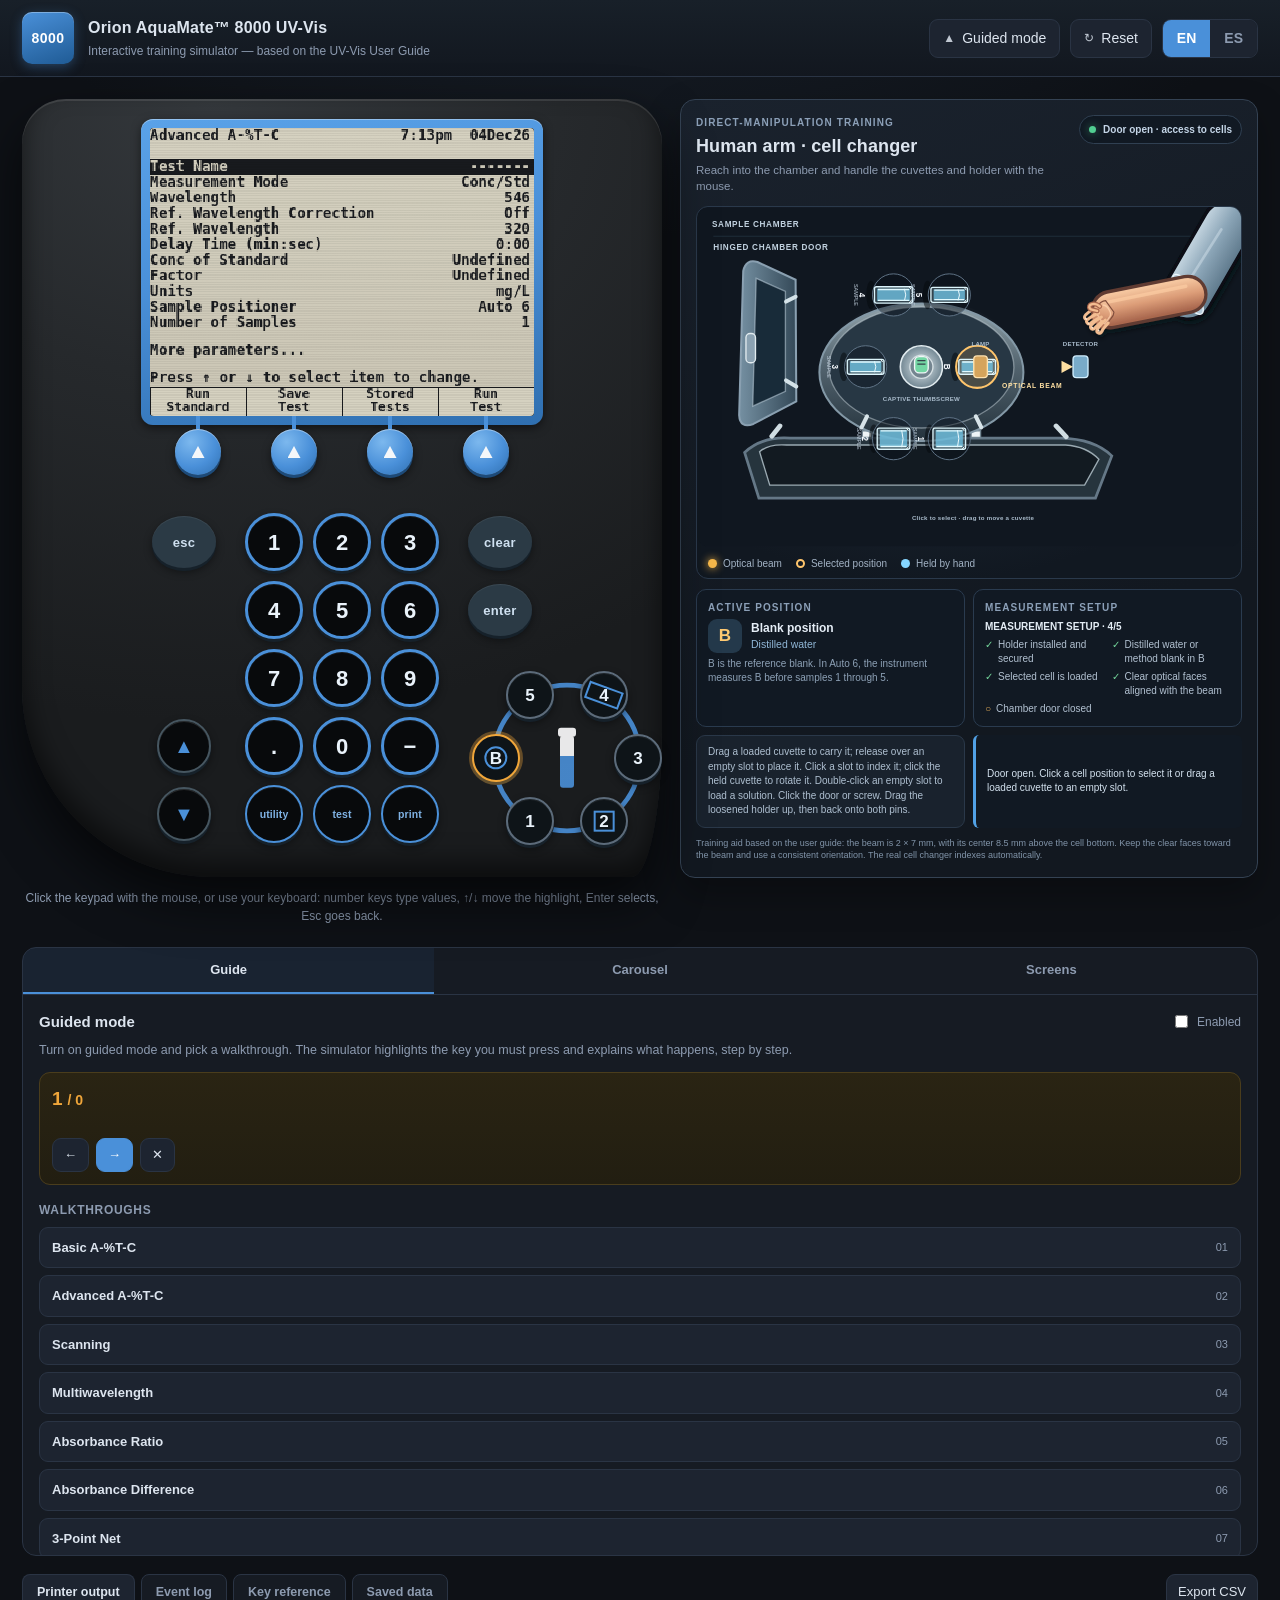
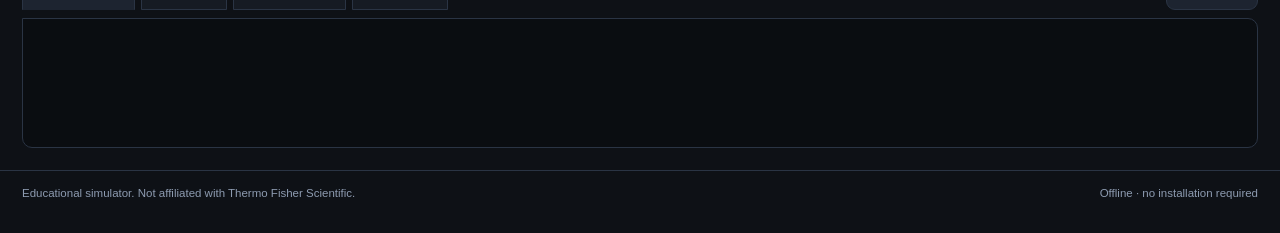
<file: index.html>
<!DOCTYPE html>
<html lang="en">
<head>
<meta charset="utf-8">
<meta name="viewport" content="width=device-width, initial-scale=1">
<title>Orion AquaMate 8000 UV-Vis — Interactive Training Simulator</title>
<link rel="stylesheet" href="style.css">
</head>
<body>

<header class="topbar">
  <div class="brand">
    <div class="brand-mark">8000</div>
    <div class="brand-text">
      <h1>Orion AquaMate&trade; 8000 UV-Vis</h1>
      <p id="brandSub">Interactive training simulator &mdash; based on the UV-Vis User Guide</p>
    </div>
  </div>
  <div class="topbar-tools">
    <button id="btnTutorial" class="tool-btn" aria-pressed="false">
      <span class="tool-ico">&#9650;</span><span id="btnTutorialTxt">Guided mode</span>
    </button>
    <button id="btnReset" class="tool-btn"><span class="tool-ico">&#8635;</span><span id="btnResetTxt">Reset</span></button>
    <div class="langswitch" role="group" aria-label="Language">
      <button class="lang-btn active" data-lang="en">EN</button>
      <button class="lang-btn" data-lang="es">ES</button>
    </div>
  </div>
</header>

<main class="stage">

  <!-- ============ INSTRUMENT ============ -->
  <section class="instrument-wrap">
    <div class="instrument" id="instrument">

      <div class="bezel">
        <div class="lcd-frame">
          <canvas id="lcd" width="320" height="240"></canvas>
          <div class="lcd-tutor" id="tutorBubble" hidden></div>
        </div>
      </div>

      <div class="fkeys">
        <button class="fkey" data-key="f1"><span class="ftick"></span></button>
        <button class="fkey" data-key="f2"><span class="ftick"></span></button>
        <button class="fkey" data-key="f3"><span class="ftick"></span></button>
        <button class="fkey" data-key="f4"><span class="ftick"></span></button>
      </div>

      <div class="body">

      <div class="keypad">
        <button class="pill keypad-esc" data-key="esc">esc</button>
        <button class="pill keypad-clear" data-key="clear">clear</button>
        <button class="pill keypad-enter" data-key="enter">enter</button>
        <button class="arrowkey keypad-up" data-key="up" aria-label="Up">&#9650;</button>
        <button class="arrowkey keypad-down" data-key="down" aria-label="Down">&#9660;</button>

        <div class="col-num">
          <button class="key" data-key="1">1</button>
          <button class="key" data-key="2">2</button>
          <button class="key" data-key="3">3</button>
          <button class="key" data-key="4">4</button>
          <button class="key" data-key="5">5</button>
          <button class="key" data-key="6">6</button>
          <button class="key" data-key="7">7</button>
          <button class="key" data-key="8">8</button>
          <button class="key" data-key="9">9</button>
          <button class="key" data-key="dot">.</button>
          <button class="key" data-key="0">0</button>
          <button class="key" data-key="minus">&minus;</button>
        </div>

        <button class="utilitykey keypad-utility" data-key="utility">utility</button>
        <button class="utilitykey keypad-test" data-key="test">test</button>
        <button class="utilitykey keypad-print" data-key="print">print</button>
      </div>

      <!-- cell positioner: 6-position ring -->
      <div class="turret" id="turret">
        <svg class="turret-ring" viewBox="0 0 240 240" aria-hidden="true">
          <circle cx="120" cy="120" r="92" fill="none" stroke="#4a90d9" stroke-width="6"
                  stroke-linecap="round" opacity=".9"/>
        </svg>
        <div class="tube-icon" aria-hidden="true">
          <span class="tube-cap"></span><span class="tube-body"></span>
        </div>
        <button class="cellbtn cell-b"  data-cell="B" title="Blank position">B</button>
        <button class="cellbtn cell-1"  data-cell="1" title="Sample position 1">1</button>
        <button class="cellbtn cell-2"  data-cell="2" title="Sample position 2 (square cuvette)"><i class="cuvette sq"></i>2</button>
        <button class="cellbtn cell-3"  data-cell="3" title="Sample position 3">3</button>
        <button class="cellbtn cell-4"  data-cell="4" title="Sample position 4 (long-path cuvette)"><i class="cuvette lg"></i>4</button>
        <button class="cellbtn cell-5"  data-cell="5" title="Sample position 5">5</button>
      </div>

      </div><!-- /.body -->

    </div>

    <p class="kbd-hint" id="kbdHint"></p>
  </section>

  <!-- ============ INTERACTIVE CELL-CHANGER LAB ============ -->
  <section class="carousel-lab" id="carouselLab" aria-labelledby="labTitle">
    <header class="lab-header">
      <div>
        <div class="lab-kicker" id="labKicker">HANDS-ON TRAINING</div>
        <h2 id="labTitle">Cell changer workshop</h2>
        <p id="labIntro">Reach into the chamber and handle the cuvettes and holder with the mouse.</p>
      </div>
      <div class="lab-live" id="labLive"><span class="lab-live-dot"></span><span id="labLiveText">Door open · access to cells</span></div>
    </header>

    <div class="lab-viewport">
      <svg id="labSvg" viewBox="0 0 800 500" role="application" aria-label="Interactive sample chamber with a human arm and six-position cell holder"></svg>
      <div class="lab-legend">
        <span><i class="legend-beam"></i><span id="labLegendBeam">Optical beam</span></span>
        <span><i class="legend-selected"></i><span id="labLegendSelected">Selected position</span></span>
        <span><i class="legend-held"></i><span id="labLegendHeld">Held by hand</span></span>
      </div>
    </div>

    <div class="lab-console">
      <div class="lab-selected-card">
        <div class="lab-card-kicker" id="labSelectedKicker">ACTIVE POSITION</div>
        <div class="lab-selected-main"><strong id="labSelectedCell">B</strong><div><b id="labSelectedName">Blank position</b><span id="labSelectedContents">Distilled water</span></div></div>
        <div class="lab-beam-note" id="labBeamNote">The selected cuvette indexes into the optical path.</div>
      </div>
      <div class="lab-ready-card">
        <div class="lab-card-kicker" id="labReadyHeading">MEASUREMENT SETUP</div>
        <div class="lab-ready" id="labReady"></div>
      </div>
      <div class="lab-mouse-help" id="labMouseHelp"></div>
      <div class="lab-feedback" id="labFeedback" aria-live="polite"></div>
    </div>

    <div class="lab-footnote" id="labFootnote">Training model: the real cell changer indexes the selected cuvette automatically; the arm is a learning aid.</div>
  </section>

</main>

<!-- ============ GUIDE / CAROUSEL / SCREEN REFERENCE ============ -->
<section class="sidebar" aria-label="Training guide and reference panels">

    <nav class="tabs" role="tablist">
      <button class="tab active" data-tab="guide"  id="tabGuide">Guide</button>
      <button class="tab" data-tab="car"    id="tabCar">Carousel</button>
      <button class="tab" data-tab="screen" id="tabScreen">Screens</button>
    </nav>

    <!-- Guide / tutorial -->
    <div class="panel active" data-panel="guide">
      <div class="panel-head">
        <h2 id="guideTitle">Guided mode</h2>
        <label class="mini-toggle"><input type="checkbox" id="tutorToggle"> <span id="guideToggleTxt">Enabled</span></label>
      </div>
      <p class="muted" id="guideIntro"></p>
      <div id="tutorStep" class="tutor-step" hidden>
        <div class="tutor-idx"><span id="tutorPos">1</span><span id="tutorOf">/ 0</span></div>
        <div class="tutor-body">
          <div class="tutor-text" id="tutorText"></div>
          <div class="tutor-where" id="tutorWhere"></div>
        </div>
        <div class="tutor-nav">
          <button class="tool-btn sm" id="tutorPrev">&#8592;</button>
          <button class="tool-btn sm go" id="tutorNext">&#8594;</button>
          <button class="tool-btn sm" id="tutorExit">&#10005;</button>
        </div>
      </div>
      <div class="mode-list-head" id="modeListHead">Walkthroughs</div>
      <div class="mode-list" id="modeList"></div>
    </div>

    <!-- Sample carousel -->
    <div class="panel" data-panel="car">
      <div class="panel-head"><h2 id="carTitle">Sample carousel</h2></div>
      <p class="muted" id="carIntro"></p>
      <div class="carousel" id="carousel"></div>

      <div class="picker" id="picker" hidden>
        <div class="picker-head"><span id="pickerTitle"></span><button class="x" id="pickerClose">&times;</button></div>
        <label class="field">
          <span id="lblMethod">Method / solution</span>
          <select id="selMethod"></select>
        </label>
        <label class="field">
          <span id="lblConc">Concentration</span>
          <input type="range" id="rngConc" min="0" max="100" value="50">
          <output id="outConc"></output>
        </label>
        <button class="primary" id="btnFillCell" data-i18n="placeInCell">Place in cell</button>
      </div>
    </div>

    <!-- Screen reference -->
    <div class="panel" data-panel="screen">
      <div class="panel-head"><h2 id="refTitle">Screen reference</h2></div>
      <p class="muted" id="refIntro"></p>
      <div id="screenList" class="screen-list"></div>
    </div>

  </section>

<!-- ============ OUTPUT / PRINT PANEL ============ -->
<section class="outbar">
  <div class="out-tabs">
    <button class="out-tab active" data-out="print" id="otPrint">Printer output</button>
    <button class="out-tab" data-out="log"   id="otLog">Event log</button>
    <button class="out-tab" data-out="help"  id="otHelp">Key reference</button>
    <button class="out-tab" data-out="data" id="otData">Saved data</button>
    <button class="tool-btn sm" id="btnExportData" type="button">Export CSV</button>
  </div>
  <pre class="outbox" id="outbox"></pre>
</section>

<footer class="foot">
  <span>Educational simulator. Not affiliated with Thermo Fisher Scientific.</span>
  <span id="footNote"></span>
</footer>

<script src="js/i18n.js"></script>
<script src="js/data.js"></script>
<script src="js/lcd.js"></script>
<script src="js/engine.js"></script>
<script src="js/screens.js"></script>
<script src="js/screens2.js"></script>
<script src="js/tutorial.js"></script>
<script src="js/carousel-lab.js"></script>
<script src="js/app.js"></script>
</body>
</html>
</file>
<file: style.css>
/* =====================================================================
   Orion AquaMate 8000 — Interactive Training Simulator
   ===================================================================== */
:root{
  --panel:#26292c;
  --panel-hi:#34383c;
  --panel-lo:#1a1c1e;
  --bezel:#4a90d9;
  --bezel-dk:#2f6fb0;
  --key:#2b3a45;
  --key-ring:#4a90d9;
  --ink:#e7ecf2;
  --lcd-bg:#c9c6b4;
  --lcd-bg2:#d6d3c2;
  --lcd-ink:#15171a;
  --ui-bg:#0e1116;
  --ui-panel:#161b23;
  --ui-panel2:#1d2430;
  --ui-line:#2a3444;
  --ui-txt:#dde5ef;
  --ui-mut:#8d9bb0;
  --acc:#4a90d9;
  --acc2:#f0a63a;
  --ok:#3ec07a;
  --bad:#e2584d;
  --scale:1.2;
}

*{box-sizing:border-box}
html,body{margin:0;padding:0}
body{
  background:
    radial-gradient(1200px 700px at 50% -10%, #1b2430 0%, transparent 60%),
    var(--ui-bg);
  color:var(--ui-txt);
  font:14px/1.5 "Segoe UI",Roboto,Helvetica,Arial,sans-serif;
  min-height:100vh;
  -webkit-font-smoothing:antialiased;
}
button{font:inherit;color:inherit;cursor:pointer}
h1,h2,h3{margin:0;font-weight:600}

/* ---------------- top bar ---------------- */
.topbar{
  display:flex;align-items:center;justify-content:space-between;gap:16px;
  padding:12px 22px;border-bottom:1px solid var(--ui-line);
  background:linear-gradient(180deg,#182029,#12171f);
  flex-wrap:wrap;
}
.brand{display:flex;align-items:center;gap:14px}
.brand-mark{
  width:52px;height:52px;border-radius:10px;flex:0 0 auto;
  background:linear-gradient(160deg,var(--acc),#1f5b95);
  color:#fff;display:grid;place-items:center;font-weight:700;letter-spacing:.5px;
  box-shadow:0 3px 12px rgba(74,144,217,.35), inset 0 1px 0 rgba(255,255,255,.3);
}
.brand-text h1{font-size:16px;letter-spacing:.2px}
.brand-text p{margin:2px 0 0;font-size:12px;color:var(--ui-mut)}
.topbar-tools{display:flex;align-items:center;gap:10px}
.tool-btn{
  display:inline-flex;align-items:center;gap:7px;
  background:var(--ui-panel2);border:1px solid var(--ui-line);color:var(--ui-txt);
  padding:8px 13px;border-radius:9px;transition:.15s;
}
.tool-btn:hover{border-color:var(--acc);background:#222c3a}
.tool-btn[aria-pressed="true"]{background:var(--acc);border-color:var(--acc);color:#fff}
.tool-btn.sm{padding:6px 11px;font-size:13px}
.tool-btn.go{background:var(--acc);border-color:var(--acc);color:#fff}
.tool-ico{opacity:.85;font-size:12px}
.langswitch{display:flex;border:1px solid var(--ui-line);border-radius:9px;overflow:hidden}
.lang-btn{background:var(--ui-panel2);border:0;padding:8px 14px;color:var(--ui-mut);font-weight:600}
.lang-btn.active{background:var(--acc);color:#fff}

/* ---------------- stage ---------------- */
.stage{
  display:grid;grid-template-columns:minmax(0,640px) minmax(0,1fr);gap:18px;
  padding:22px;align-items:start;max-width:1500px;margin:0 auto;
}

/* ---------------- instrument ---------------- */
.instrument-wrap{display:flex;flex-direction:column;align-items:flex-start;gap:12px}

.instrument{
  position:relative;
  width:max(calc(320px * var(--scale) + 96px), 640px);
  padding:22px 26px 28px;
  background:
    radial-gradient(120% 80% at 30% 0%, var(--panel-hi) 0%, var(--panel) 45%, var(--panel-lo) 100%);
  border-radius:44px 44px 30px 190px / 44px 44px 150px 190px;
  box-shadow:
    inset 0 2px 0 rgba(255,255,255,.10),
    inset 0 -14px 26px rgba(0,0,0,.55),
    0 24px 50px rgba(0,0,0,.6);
  user-select:none;
}

/* LCD */
.bezel{
  width:calc(320px * var(--scale) + 18px);
  margin:0 auto;
  padding:9px;
  background:linear-gradient(170deg,#5aa2e8,var(--bezel) 45%,var(--bezel-dk));
  border-radius:12px;
  box-shadow:0 3px 10px rgba(0,0,0,.5), inset 0 1px 0 rgba(255,255,255,.35);
}
.lcd-frame{
  position:relative;
  width:calc(320px * var(--scale));
  height:calc(240px * var(--scale));
  background:#0b0d10;border-radius:4px;overflow:hidden;
  box-shadow:inset 0 0 0 1px #000, inset 0 3px 12px rgba(0,0,0,.8);
}
#lcd{
  width:calc(320px * var(--scale));
  height:calc(240px * var(--scale));
  display:block;image-rendering:pixelated;image-rendering:crisp-edges;
}
.lcd-tutor{
  position:absolute;left:6px;top:6px;max-width:62%;
  background:var(--acc2);color:#241703;font-size:13px;font-weight:600;line-height:1.32;
  padding:6px 9px;border-radius:7px;box-shadow:0 3px 10px rgba(0,0,0,.55);
  pointer-events:none;z-index:5;
}
/* function keys — labels live on the LCD, exactly like the real unit */
.fkeys{
  display:grid;grid-template-columns:repeat(4,minmax(0,1fr));
  width:calc(320px * var(--scale));margin:0 auto;
  padding:4px 0 4px;
}
.fkey{
  width:46px;height:46px;border-radius:50%;border:0;
  background:radial-gradient(circle at 34% 28%, #7cb8ee, var(--bezel) 55%, var(--bezel-dk));
  box-shadow:0 3px 0 #1d4a78, 0 5px 9px rgba(0,0,0,.5), inset 0 1px 0 rgba(255,255,255,.4);
  display:grid;place-items:center;position:relative;justify-self:center;
  transition:transform .05s, box-shadow .05s;
}
.fkey::before{
  content:"";position:absolute;left:50%;top:-13px;transform:translateX(-50%);
  width:4px;height:13px;background:#4a90d9;
}
.ftick{
  width:13px;height:12px;border-radius:0;
  background:rgba(255,255,255,.95);
  clip-path:polygon(50% 0,0 100%,100% 100%);
  filter:drop-shadow(0 1px 1px rgba(0,0,0,.4));
}
.fkey:active{transform:translateY(3px);box-shadow:0 0 0 #1d4a78, 0 2px 5px rgba(0,0,0,.5)}

/* Physical controls follow the AquaMate 8000 keypad layout. The carousel
   sits lower and to the right, overlapping only the unused corner. */
.body{position:relative;height:374px;padding-top:34px}
.keypad{
  width:380px;height:330px;margin:0 auto;
  display:grid;
  grid-template-columns:64px 29px 58px 10px 58px 10px 58px 29px 64px;
  grid-template-rows:repeat(5,58px);row-gap:10px;align-items:center;
}
.keypad > .pill,.keypad > .arrowkey,.keypad > .utilitykey{justify-self:center;align-self:center}
.keypad-esc{grid-column:1;grid-row:1}
.keypad-clear{grid-column:9;grid-row:1}
.keypad-enter{grid-column:9;grid-row:2}
.keypad-up{grid-column:1;grid-row:4}
.keypad-down{grid-column:1;grid-row:5}
.keypad-utility{grid-column:3;grid-row:5}
.keypad-test{grid-column:5;grid-row:5}
.keypad-print{grid-column:7;grid-row:5}
.col-num{
  grid-column:3/8;grid-row:1/5;
  display:grid;grid-template-columns:repeat(3,58px);grid-template-rows:repeat(4,58px);gap:10px;
}

.pill{
  width:64px;height:52px;border-radius:50%;border:0;background:var(--key);color:#cfe0f0;
  display:grid;place-items:center;line-height:1;
  font-size:13px;font-weight:600;letter-spacing:.3px;
  box-shadow:0 3px 0 #16212a, 0 4px 8px rgba(0,0,0,.45), inset 0 1px 0 rgba(255,255,255,.07);
  transition:transform .05s, box-shadow .05s;
}
.pill:active{transform:translateY(3px);box-shadow:0 0 0 #16212a}
.key{
  width:58px;height:58px;border-radius:50%;border:3px solid var(--key-ring);
  background:#080a0c;color:#eaf3fb;font-size:22px;font-weight:600;
  box-shadow:0 3px 0 #16212a, 0 4px 8px rgba(0,0,0,.45), inset 0 1px 0 rgba(255,255,255,.07);
  transition:transform .05s, box-shadow .05s;
}
.key:active{transform:translateY(3px);box-shadow:0 0 0 #16212a}
.arrowkey{
  width:54px;height:54px;border-radius:50%;border:2px solid #465660;
  background:#080a0c;color:var(--bezel);
  font-size:20px;
  box-shadow:0 3px 0 #16212a, 0 4px 8px rgba(0,0,0,.45), inset 0 1px 0 rgba(255,255,255,.13);
  transition:transform .05s, box-shadow .05s;
}
.arrowkey:active{transform:translateY(3px);box-shadow:0 0 0 #16212a}
.utilitykey{
  height:58px;width:58px;border-radius:50%;border:2px solid var(--key-ring);background:#080a0c;color:#7fb2e4;
  display:grid;place-items:center;padding:0;line-height:1;
  font-size:10.5px;font-weight:700;letter-spacing:.1px;
  box-shadow:0 3px 0 #16212a, 0 4px 8px rgba(0,0,0,.4), inset 0 1px 0 rgba(255,255,255,.07);
  transition:transform .05s, box-shadow .05s;
}
.utilitykey:active{transform:translateY(3px);box-shadow:0 0 0 #16212a}

/* universal tutorial ring */
[data-key].tutor-hint,[data-cell].tutor-hint{
  outline:3px solid var(--acc2);outline-offset:3px;animation:pulse 1.1s infinite;
}

/* turret */
.turret{position:absolute;left:calc(50% + 130px);top:184px;width:190px;height:190px}
.turret-ring{position:absolute;inset:0;width:100%;height:100%}
.tube-icon{position:absolute;left:50%;top:50%;transform:translate(-50%,-46%);width:26px;height:66px;opacity:.9}
.tube-cap{position:absolute;left:4px;top:0;width:18px;height:9px;border-radius:3px;background:#fff}
.tube-body{position:absolute;left:6px;top:8px;width:14px;height:52px;border-radius:3px;background:linear-gradient(180deg,#fff 0 40%,#4a90d9 40% 100%)}
.cellbtn{
  position:absolute;width:48px;height:48px;border-radius:50%;
  border:2px solid var(--key-ring);background:#0e1418;color:#eaf3fb;
  font-size:17px;font-weight:700;display:grid;place-items:center;line-height:1;
  box-shadow:0 3px 0 #16212a, 0 4px 8px rgba(0,0,0,.45), inset 0 1px 0 rgba(255,255,255,.07);
  transition:transform .06s, box-shadow .06s;
}
.cellbtn:active{transform:translateY(3px);box-shadow:0 0 0 #16212a}
.cellbtn:disabled,.cellcard:disabled{opacity:.38;filter:grayscale(1);cursor:not-allowed}
.cell-b::after{
  content:"";position:absolute;top:50%;left:50%;width:44%;height:44%;
  transform:translate(-50%,-50%);
  border:2px solid var(--key-ring);border-radius:50%;pointer-events:none;
}
.cuvette{
  display:block;position:absolute;top:50%;left:50%;
  border:2px solid var(--key-ring);pointer-events:none;
  transform:translate(-50%,-50%);
}
.cuvette.sq{width:47%;height:47%}
.cuvette.lg{width:82%;height:40%;transform:translate(-50%,-50%) rotate(20deg)}
.cellbtn.has-sample{background:#22485f;color:#bfe3ff}
.cellbtn.is-blank{border-color:#5c6b7a}
.cellbtn.in-beam{border-color:var(--acc2);box-shadow:0 0 0 3px rgba(240,166,58,.35), 0 3px 0 #16212a}
/* Six carousel positions arranged around the cuvette, as on the instrument. */
.cell-b {left:0;        top:71px}
.cell-1 {left:34px;     bottom:8px}
.cell-2 {right:34px;    bottom:8px}
.cell-3 {right:0;       top:71px}
.cell-4 {right:34px;    top:8px}
.cell-5 {left:34px;     top:8px}

.fkey.tutor-hint{outline:3px solid var(--acc2);outline-offset:3px;animation:pulse 1.1s infinite}
@keyframes pulse{0%,100%{outline-color:var(--acc2)}50%{outline-color:#fff}}

.kbd-hint{margin:0;color:var(--ui-mut);font-size:12px;text-align:center;max-width:760px}

/* ---------------- direct-manipulation carousel lab ---------------- */
.carousel-lab{
  min-width:0;padding:15px;background:linear-gradient(160deg,#1a222d,#121820 68%);
  border:1px solid #344253;border-radius:15px;box-shadow:0 16px 36px rgba(0,0,0,.28)
}
.lab-header{display:flex;align-items:flex-start;justify-content:space-between;gap:12px;margin-bottom:12px}
.lab-kicker,.lab-card-kicker{font-size:10px;font-weight:800;letter-spacing:1.1px;color:#8ca0b8}
.lab-header h2{font-size:18px;margin:3px 0 2px;letter-spacing:.1px}
.lab-header p{font-size:11.5px;color:var(--ui-mut);margin:0;line-height:1.4}
.lab-live{display:flex;align-items:center;gap:7px;padding:6px 9px;background:#111923;border:1px solid #304052;border-radius:999px;white-space:nowrap;color:#c4d5e7;font-size:10px;font-weight:600}
.lab-live-dot{width:7px;height:7px;border-radius:50%;background:#51ce91;box-shadow:0 0 9px rgba(81,206,145,.55)}
.lab-live.warn .lab-live-dot{background:#efa84b;box-shadow:0 0 9px rgba(239,168,75,.55)}
.lab-viewport{overflow:hidden;background:radial-gradient(ellipse at 42% 42%,#202c39 0,#111821 72%);border:1px solid #2a394b;border-radius:12px}
#labSvg{display:block;width:100%;height:auto;touch-action:none;user-select:none}
#labSvg text{pointer-events:none}
#labSvg [data-part]{user-select:none;outline:none}
#labSvg .lab-slot{cursor:grab;transition:filter .14s,opacity .14s}
#labSvg .lab-slot:active,#labSvg [data-dragging="true"]{cursor:grabbing}
#labSvg .lab-slot:hover{filter:brightness(1.22)}
#labSvg .lab-slot.unavailable{opacity:.3;cursor:not-allowed}
#labSvg .lab-slot.selected .slot-outline{stroke:#ffc56c;stroke-width:3}
#labSvg .lab-slot.held{opacity:.38}
#labSvg .slot-label{font:800 12px 'Segoe UI',Arial,sans-serif;fill:#f5f8fc;text-anchor:middle;dominant-baseline:middle}
#labSvg .slot-sub{font:8px 'Segoe UI',Arial,sans-serif;fill:#c1cfdd;text-anchor:middle}
#labSvg .lab-glass{fill:#b6e6f3;fill-opacity:.23;stroke:#dcf5fc;stroke-width:2}
#labSvg .lab-liquid{fill:var(--liquid,#4d96d0);fill-opacity:.82}
#labSvg .lab-rotor{transform-box:view-box;transform-origin:330px 235px;transition:transform .52s cubic-bezier(.2,.8,.2,1)}
#labSvg .lab-human-arm{filter:url(#humanShadow);pointer-events:none}
#labSvg .lab-hand{cursor:grab;pointer-events:all;touch-action:none}
#labSvg .lab-hand:hover{filter:brightness(1.08)}
#labSvg .scene-label{font:800 12px 'Segoe UI',Arial,sans-serif;fill:#c1d1df;letter-spacing:1px}
#labSvg .scene-micro{font:700 9px 'Segoe UI',Arial,sans-serif;fill:#aabccc;text-anchor:middle;letter-spacing:.35px}
#labSvg .beam-label{font:900 10px 'Segoe UI',Arial,sans-serif;fill:#ffe0a2;text-anchor:middle;letter-spacing:1.1px}
#labSvg .held-label{font:900 9px 'Segoe UI',Arial,sans-serif;fill:#a7e5ff;text-anchor:middle;letter-spacing:.8px}
#labSvg .interactive-halo{fill:rgba(120,190,240,.08);stroke:rgba(142,201,239,.42);stroke-width:1.5;stroke-dasharray:4 4}
#labSvg .lab-door-hit,#labSvg .lab-screw-hit,#labSvg .lab-holder-hit,#labSvg .lab-pin-hit{cursor:pointer}
#labSvg [data-part="holder"]{cursor:grab}
#labSvg [data-part]:focus-visible{filter:brightness(1.25)}
#labSvg .lab-screw-hit:hover .screw-head,#labSvg .lab-door-hit:hover .door-handle{filter:brightness(1.3)}
#labSvg .lab-install-target{fill:rgba(98,208,155,.06);stroke:rgba(98,208,155,.58);stroke-width:2;stroke-dasharray:8 6}
.lab-legend{display:flex;flex-wrap:wrap;gap:14px;padding:9px 11px 7px;color:#a3b3c5;font-size:10px}
.lab-legend span{display:flex;align-items:center;gap:6px}
.lab-legend i{display:inline-block;width:9px;height:9px;border-radius:50%}
.legend-beam{background:#f6b84a;box-shadow:0 0 8px #f6b84a}
.legend-selected{border:2px solid #ffc56c}
.legend-held{background:#86d6ff}
.lab-console{display:grid;grid-template-columns:repeat(2,minmax(0,1fr));gap:8px;margin-top:10px}
.lab-selected-card,.lab-ready-card{min-width:0;padding:10px 11px;background:#111923;border:1px solid #2a3b4f;border-radius:10px}
.lab-selected-main{display:flex;align-items:center;gap:9px;margin:4px 0}
.lab-selected-main>strong{display:grid;place-items:center;width:34px;height:34px;border-radius:9px;background:#24394b;color:#ffca72;font-size:17px}
.lab-selected-main>div{display:flex;flex-direction:column;min-width:0}
.lab-selected-main b{font-size:12px;color:#e5edf6}
.lab-selected-main span{font-size:10.5px;color:#91b7d7}
.lab-beam-note{font-size:10px;color:#8da1b6;line-height:1.35}
.lab-ready{font-size:10px;line-height:1.4;color:#b2c1d1;padding-top:5px}
.lab-ready ul{list-style:none;margin:0;padding:0;display:grid;grid-template-columns:repeat(2,minmax(0,1fr));gap:4px 8px}
.lab-ready li{display:flex;gap:5px;align-items:flex-start}
.lab-ready .ok{color:#74d69b}.lab-ready .pending{color:#edb35b}
.lab-ready .lab-ready-title{grid-column:1/-1;color:#e4edf5}
.lab-mouse-help{padding:9px 11px;background:#19222d;border:1px solid #2a3849;border-radius:9px;color:#aebfd0;font-size:10px;line-height:1.45}
.lab-mouse-help b{color:#e1edf7}
.lab-feedback{min-height:42px;padding:9px 11px;background:#111923;border-left:3px solid #51a1e6;border-radius:6px;color:#d4e2ef;font-size:10px;line-height:1.42;display:flex;align-items:center}
.lab-feedback.warn{border-left-color:#e8a546;color:#f3d9ad}
.lab-footnote{margin-top:9px;color:#8194a9;font-size:9px;line-height:1.4}

/* ---------------- guide / carousel / screen panels ---------------- */
.sidebar{
  width:calc(100% - 44px);max-width:1500px;margin:0 auto 18px;
  background:var(--ui-panel);border:1px solid var(--ui-line);border-radius:14px;
  overflow:hidden;position:static;display:flex;flex-direction:column;
}
.tabs{display:flex;border-bottom:1px solid var(--ui-line);flex:0 0 auto}
.tab{
  flex:1;background:transparent;border:0;padding:12px 6px;color:var(--ui-mut);
  font-weight:600;font-size:13px;border-bottom:2px solid transparent;
}
.tab.active{color:var(--ui-txt);border-bottom-color:var(--acc);background:rgba(74,144,217,.07)}
.panel{display:none;padding:16px;overflow-y:auto;flex:1 1 auto;max-height:560px}
.panel.active{display:block}
.panel-head{display:flex;align-items:center;justify-content:space-between;gap:10px;margin-bottom:8px}
.panel-head h2{font-size:15px}
.mini-toggle{font-size:12px;color:var(--ui-mut);display:flex;align-items:center;gap:6px}
.muted{color:var(--ui-mut);font-size:12.5px;margin:0 0 12px}

.tutor-step{
  background:linear-gradient(180deg,#2a2413,#221e11);border:1px solid #4a3d1c;
  border-radius:11px;padding:12px;display:grid;gap:10px;margin-bottom:14px;
}
.tutor-idx{display:flex;align-items:baseline;gap:5px;font-weight:700;color:var(--acc2)}
.tutor-idx span:first-child{font-size:19px}
.tutor-text{font-size:13.5px;line-height:1.45;color:#f3e6c9}
.tutor-where{font-size:12px;color:#b9a877;margin-top:5px}
.tutor-where b{color:var(--acc2)}
.tutor-nav{display:flex;gap:7px}

.mode-list-head{font-size:12px;font-weight:700;color:var(--ui-mut);text-transform:uppercase;letter-spacing:.7px;margin:16px 0 8px}
.mode-list{display:flex;flex-direction:column;gap:7px}
.mode-btn{
  text-align:left;background:var(--ui-panel2);border:1px solid var(--ui-line);border-radius:9px;
  padding:10px 12px;transition:.14s;display:flex;justify-content:space-between;gap:8px;align-items:center;
}
.mode-btn:hover{border-color:var(--acc);background:#232d3b}
.mode-btn.active{border-color:var(--acc);background:rgba(74,144,217,.14)}
.mode-btn .mn{font-weight:600;font-size:13px}
.mode-btn .mi{color:var(--ui-mut);font-size:11px}

/* carousel panel */
.carousel{display:grid;grid-template-columns:repeat(6,minmax(0,1fr));gap:9px;margin-bottom:14px}
.cellcard{
  background:var(--ui-panel2);border:1px solid var(--ui-line);border-radius:10px;padding:10px 8px;
  text-align:center;transition:.14s;
}
.cellcard:hover{border-color:var(--acc)}
.cellcard.in-beam{border-color:var(--acc2);box-shadow:0 0 0 2px rgba(240,166,58,.2)}
.cellcard .cn{font-size:11px;color:var(--ui-mut);text-transform:uppercase;letter-spacing:.6px}
.cellcard .cv{height:44px;display:grid;place-items:center;margin:4px 0}
.cellcard .cm{font-size:11.5px;color:#9fc3e4;line-height:1.25;min-height:28px}
.cellcard .cc{font-size:11px;color:var(--acc2);font-weight:700}

.vial{width:20px;height:40px;border:2px solid #8fb8d8;border-radius:3px 3px 5px 5px;position:relative;background:#13202c}
.vial::after{content:"";position:absolute;left:-2px;right:-2px;top:-7px;height:5px;background:#8fb8d8;border-radius:2px}
.vial.filled::before{content:"";position:absolute;left:1px;right:1px;bottom:1px;top:14px;background:var(--fill,#c98a3a);border-radius:2px}
.cuv2{width:30px;height:26px;border:2px solid #8fb8d8;background:var(--fill,transparent);border-radius:2px}
.empty-cuvette{width:25px;height:36px;border:2px dashed #657a8d;border-radius:3px;position:relative;opacity:.7}
.empty-cuvette::after{content:"";position:absolute;left:4px;right:4px;top:15px;border-top:2px solid #657a8d}

.picker{background:var(--ui-panel2);border:1px solid var(--ui-line);border-radius:11px;padding:13px}
.picker-head{display:flex;justify-content:space-between;align-items:center;font-weight:700;margin-bottom:11px}
.x{background:transparent;border:0;color:var(--ui-mut);font-size:20px;line-height:1;padding:0 4px}
.field{display:block;margin-bottom:12px;font-size:12px;color:var(--ui-mut)}
.field select{
  width:100%;margin-top:5px;background:#10151c;border:1px solid var(--ui-line);color:var(--ui-txt);
  padding:8px;border-radius:7px;font:inherit;
}
.field input[type=range]{width:100%;margin-top:7px;accent-color:var(--acc)}
.field output{display:block;margin-top:4px;color:var(--acc2);font-weight:700;font-size:13px}
.primary{width:100%;background:var(--acc);border:0;color:#fff;padding:10px;border-radius:8px;font-weight:600}
.primary:hover{background:#3b7fc4}

/* screen reference */
.screen-list{display:flex;flex-direction:column;gap:8px}
.scr-item{background:var(--ui-panel2);border:1px solid var(--ui-line);border-radius:9px;padding:9px 11px}
.scr-item .sn{font-weight:600;font-size:12.5px;color:#9fc3e4}
.scr-item .sd{font-size:11.5px;color:var(--ui-mut);margin-top:3px;line-height:1.4}

/* ---------------- output bar ---------------- */
.outbar{max-width:1500px;margin:0 auto;padding:0 22px 22px}
.out-tabs{display:flex;flex-wrap:wrap;gap:6px;margin-bottom:8px}
#btnExportData{margin-left:auto}
.out-tab{
  background:var(--ui-panel);border:1px solid var(--ui-line);border-radius:8px 8px 0 0;
  padding:8px 14px;color:var(--ui-mut);font-size:12.5px;font-weight:600;
}
.out-tab.active{background:var(--ui-panel2);color:var(--ui-txt);border-bottom-color:transparent}
.outbox{
  margin:0;background:#0a0d11;border:1px solid var(--ui-line);border-radius:0 10px 10px 10px;
  padding:14px 16px;font:12px/1.65 "SF Mono",Consolas,"Courier New",monospace;
  color:#a9c7e0;min-height:130px;max-height:250px;overflow:auto;white-space:pre-wrap;
}
.outbox .hl{color:#ffd27a}
.outbox .dim{color:#63758c}

.foot{
  max-width:1500px;margin:0 auto;padding:14px 22px 30px;color:var(--ui-mut);
  font-size:11.5px;display:flex;justify-content:space-between;gap:12px;flex-wrap:wrap;
  border-top:1px solid var(--ui-line);
}

/* ---------------- responsive ---------------- */
@media (max-width:1340px){
  :root{--scale:1.2}
  .instrument{width:max(calc(320px*var(--scale) + 86px), 640px);padding:20px 22px 24px}
  .stage{grid-template-columns:minmax(0,640px) minmax(0,1fr)}
}
@media (max-width:1260px){
  .stage{grid-template-columns:minmax(0,1fr)}
  .instrument-wrap{align-items:center}
}
@media (max-width:760px){
  :root{--scale:1.2}
  .topbar{padding:10px 12px;gap:10px}
  .brand{gap:10px}
  .brand-mark{width:44px;height:44px}
  .brand-text h1{font-size:14px}
  .topbar-tools{gap:6px}
  .tool-btn{padding:7px 9px;font-size:12px}
  .lang-btn{padding:7px 10px;font-size:12px}
  .stage{padding:16px 12px}
  .sidebar{width:calc(100% - 24px)}
  .instrument-wrap{width:100%;min-width:0}
  .instrument{width:max(calc(320px*var(--scale) + 40px), 478px);border-radius:26px 26px 18px 110px/26px 26px 88px 110px;padding:14px 12px 18px}
  .body{height:287px;padding-top:28px}
  .keypad{
    width:276px;height:242px;
    grid-template-columns:52px 16px 42px 7px 42px 7px 42px 16px 52px;
    grid-template-rows:repeat(5,42px);row-gap:8px;
  }
  .col-num{grid-template-columns:repeat(3,42px);grid-template-rows:repeat(4,42px);gap:8px}
  .pill{width:52px;height:42px;font-size:10px}
  .key{width:42px;height:42px;font-size:16px}
  .arrowkey{width:38px;height:38px;font-size:15px}
  .utilitykey{width:42px;height:42px;font-size:8px}
  .fkey{width:42px;height:42px}
  .cellbtn{width:36px;height:36px;font-size:13px}
  .turret{left:calc(50% + 60px);top:119px;width:164px;height:164px}
  .cell-b{left:0;top:64px}.cell-1{left:32px;bottom:9px}.cell-2{right:32px;bottom:9px}
  .cell-3{right:0;top:64px}.cell-4{right:32px;top:9px}.cell-5{left:32px;top:9px}
  .brand-text p{display:none}
  .lab-header{flex-direction:column}
  .carousel{grid-template-columns:repeat(3,minmax(0,1fr))}
}
@media (max-width:520px){
  .lab-viewport{margin:0 -5px}
  .lab-console{grid-template-columns:minmax(0,1fr)}
  .lab-ready ul{grid-template-columns:minmax(0,1fr)}
  .lab-live{white-space:normal}
  .lab-legend{font-size:9px;gap:7px}
  .panel{padding:12px}
}
/* Scale the whole device as one unit on narrow phones. This keeps the LCD,
   function keys and keypad in their original proportions without clipping. */
@media (max-width:520px){.instrument{zoom:.95}}
@media (max-width:480px){.instrument{zoom:.90}}
@media (max-width:460px){.instrument{zoom:.86}}
@media (max-width:440px){.instrument{zoom:.84}}
@media (max-width:425px){.instrument{zoom:.78}}
@media (max-width:400px){.instrument{zoom:.76}}
@media (max-width:390px){.instrument{zoom:.72}}
@media (max-width:375px){.instrument{zoom:.70}}
@media (max-width:360px){.instrument{zoom:.66}}
@media (max-width:350px){.instrument{zoom:.64}}
@media (max-width:330px){.instrument{zoom:.60}}
@media (max-width:310px){.instrument{zoom:.56}}
@media (max-width:300px){.instrument{zoom:.53}}
</file>
